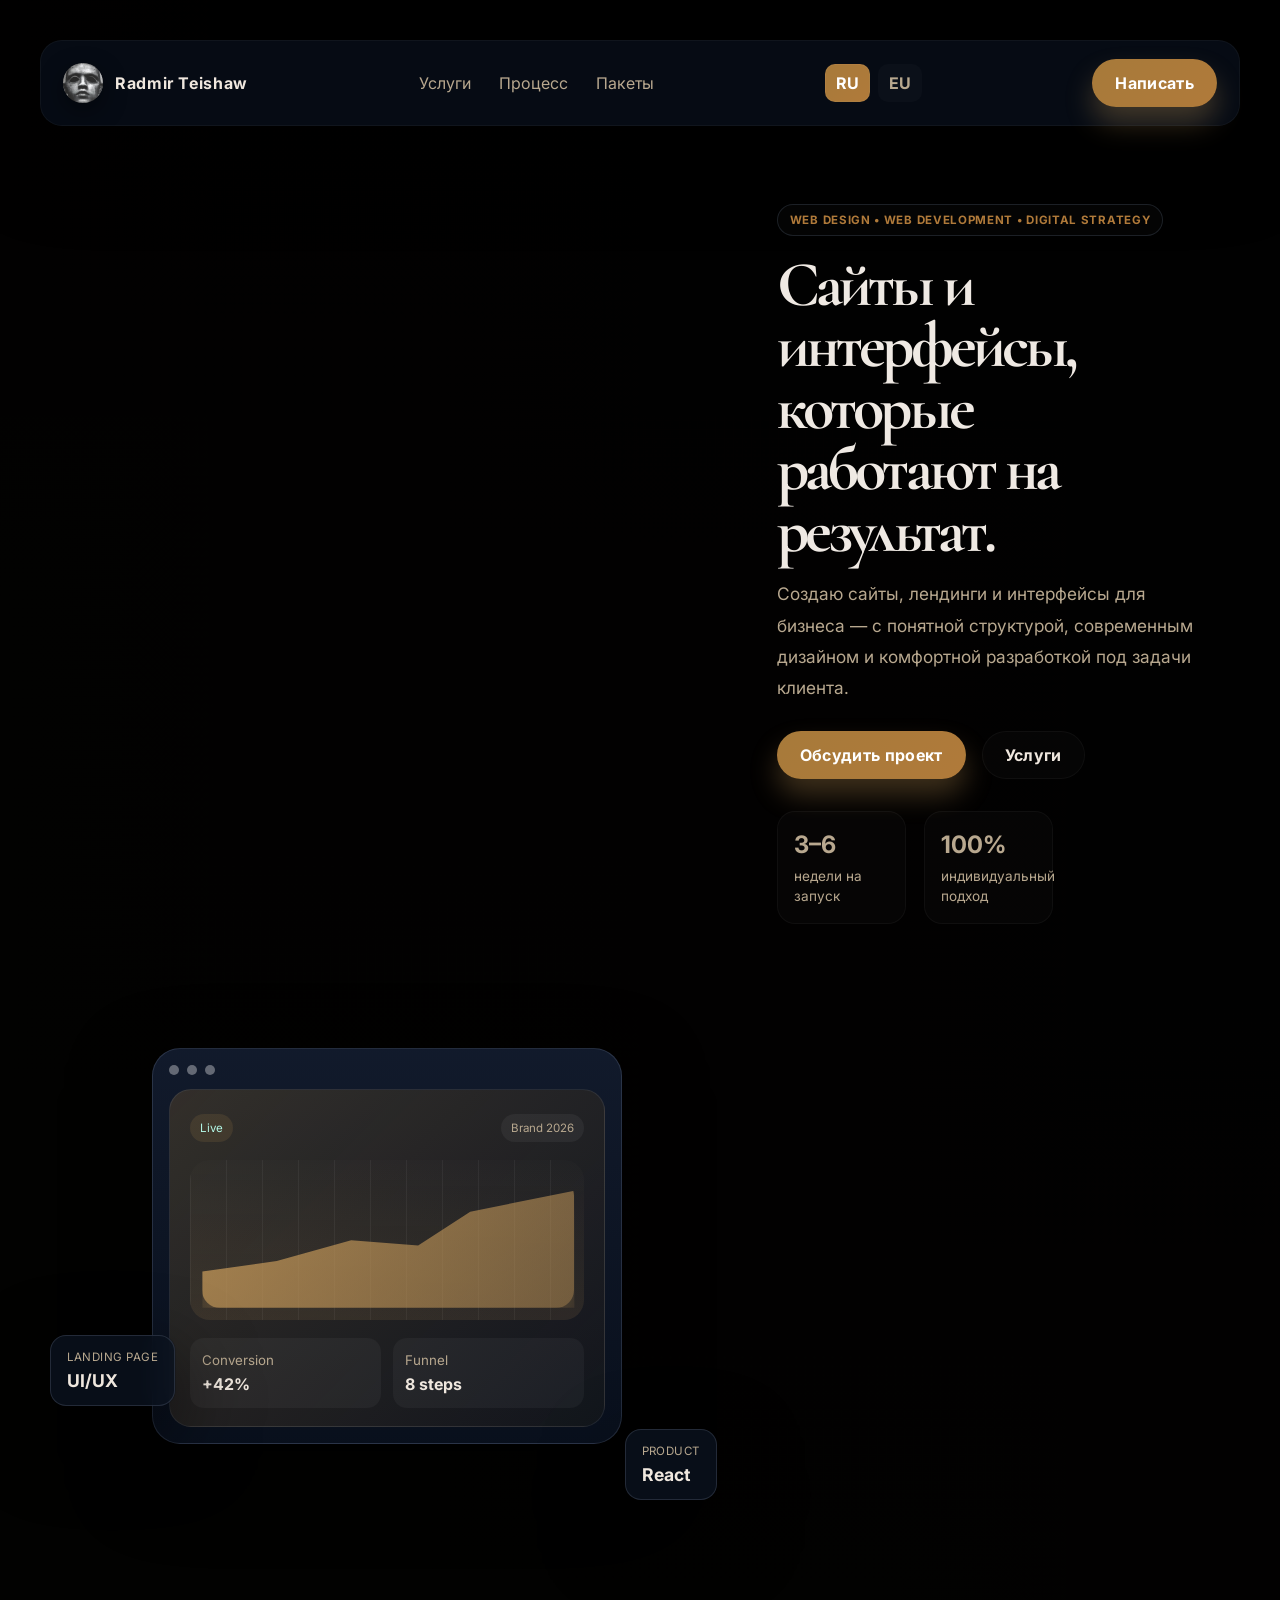
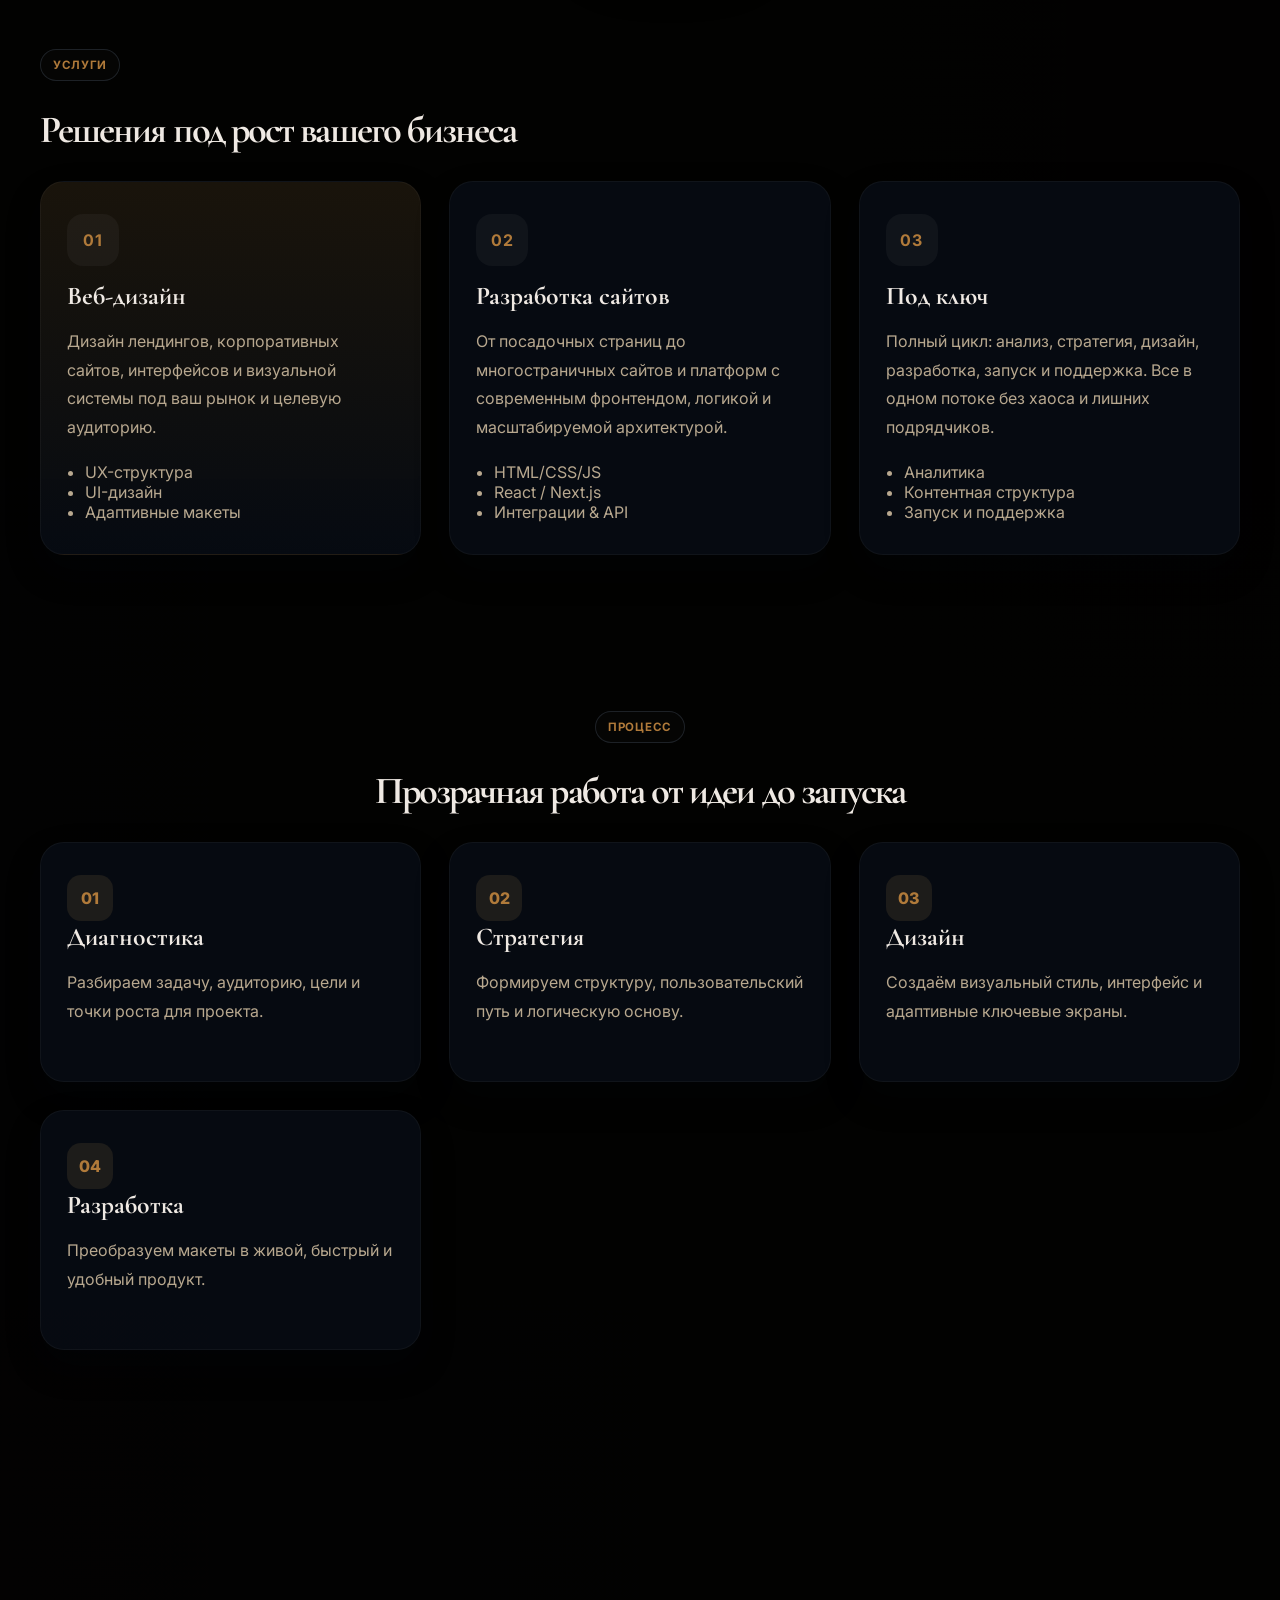
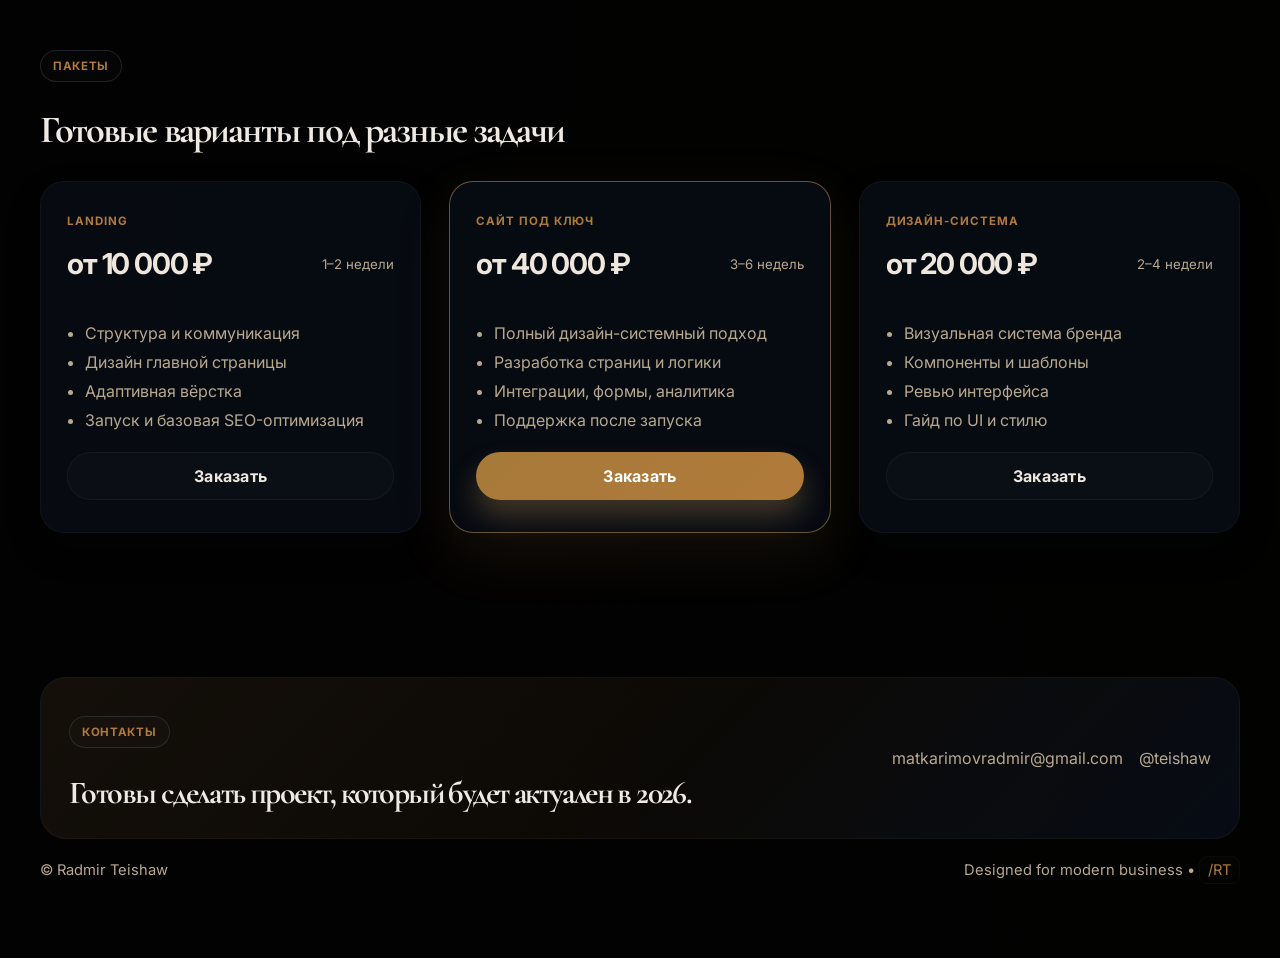
<file: index.html>
<!DOCTYPE html>
<html lang="ru">
  <head>
    <meta charset="UTF-8" />
    <meta name="viewport" content="width=device-width, initial-scale=1.0" />
    <meta
      name="description"
      content="Веб-разработка, дизайн сайтов и цифровые решения для бизнеса. Лендинги, корпоративные сайты и интерфейсы под ваши задачи."
    />

    <!-- Antique serif for headings + neutral sans for body -->
    <link href="https://fonts.googleapis.com/css2?family=Cormorant+Garamond:wght@400;600;700;900&family=Inter:wght@300;400;600&display=swap" rel="stylesheet">

    <title>Radmir Teishaw — веб-дизайн и разработка</title>
    <link rel="stylesheet" href="style.css" />
    <link rel="stylesheet" href="style-hover.css" />

    <!-- model-viewer removed — site reverted to non-3D state -->
  </head>
  <body>
    <div class="page-shell">
      <header class="topbar">
        <div class="logo-wrap">
          <div class="logo-mark">
            <img src="assets/images/avatar.jpg" alt="Radmir Teishaw" class="logo-img" />
          </div>
          <span>Radmir Teishaw</span>
        </div>

        <nav class="main-nav" aria-label="Главная навигация">
          <a href="#services" data-i18n="nav_services">Услуги</a>
          <a href="#process" data-i18n="nav_process">Процесс</a>
          <a href="#pricing" data-i18n="nav_pricing">Пакеты</a>
        </nav>

        <button class="nav-toggle" aria-label="Открыть меню">
          <span></span>
          <span></span>
          <span></span>
        </button>

        <div class="lang-select" role="tablist" aria-label="Language selector">
          <button class="lang-btn active" data-lang="ru">RU</button>
          <button class="lang-btn" data-lang="en">EU</button>
        </div>

        <a class="button button-primary desktop-cta" href="https://t.me/teishaw" target="_blank" rel="noreferrer" data-i18n="cta_write">Написать</a>
      </header>

      <main>

        <section class="hero antique-hero">
          <div class="hero-copy">
            <div class="eyebrow" data-i18n="eyebrow">Web Design • Web Development • Digital Strategy</div>
            <h1 class="antique" data-i18n="hero_h1">Сайты и интерфейсы, которые работают на результат.</h1>
            <p data-i18n="hero_p">
              Создаю сайты, лендинги и интерфейсы для бизнеса — с понятной структурой,
              современным дизайном и комфортной разработкой под задачи клиента.
            </p>

            <div class="hero-actions">
              <a class="button button-primary" href="https://t.me/teishaw" target="_blank" rel="noreferrer" data-i18n="btn_discuss">Обсудить проект</a>
              <a class="button button-secondary" href="#services" data-i18n="btn_services">Услуги</a>
            </div>

            <ul class="hero-metrics" aria-label="Показатели">
              <li>
                <strong data-i18n="metric1_strong">3–6</strong>
                <span data-i18n="metric1_span">недели на запуск</span>
              </li>
              <li>
                <strong data-i18n="metric3_strong">100%</strong>
                <span data-i18n="metric3_span">индивидуальный подход</span>
              </li>
            </ul>
          </div>

          <div class="hero-visual antique-visual" aria-label="Пример сайта">
            <div class="device-card main-card">
              <div class="card-topbar">
                <span></span>
                <span></span>
                <span></span>
              </div>

              <div class="dashboard-preview">
                <div class="preview-header">
                  <span class="tag tag-live">Live</span>
                  <span class="tag tag-dark">Brand 2026</span>
                </div>

                <div class="chart"></div>
                <div class="stats-row">
                  <div>
                    <small>Conversion</small>
                    <strong>+42%</strong>
                  </div>
                  <div>
                    <small>Funnel</small>
                    <strong>8 steps</strong>
                  </div>
                </div>
              </div>
            </div>

            <div class="floating-card floating-card-one">
              <span>Landing page</span>
              <strong>UI/UX</strong>
            </div>

            <div class="floating-card floating-card-two">
              <span>Product</span>
              <strong>React</strong>
            </div>
          </div>
        </section>

        <section class="services section" id="services">
          <div class="section-heading">
            <p class="label" data-i18n="services_label">Услуги</p>
            <h2 data-i18n="services_heading">Решения под рост вашего бизнеса</h2>
          </div>

          <div class="service-grid">
            <article class="service-card feature-card accent-card">
              <div class="icon-wrap">01</div>
              <h3 data-i18n="service1_title">Веб-дизайн</h3>
              <p data-i18n="service1_p">Дизайн лендингов, корпоративных сайтов, интерфейсов и визуальной
                системы под ваш рынок и целевую аудиторию.</p>
              <ul>
                <li data-i18n="service1_li1">UX-структура</li>
                <li data-i18n="service1_li2">UI-дизайн</li>
                <li data-i18n="service1_li3">Адаптивные макеты</li>
              </ul>
            </article>

            <article class="service-card feature-card">
              <div class="icon-wrap">02</div>
              <h3 data-i18n="service2_title">Разработка сайтов</h3>
              <p data-i18n="service2_p">От посадочных страниц до многостраничных сайтов и платформ с
                современным фронтендом, логикой и масштабируемой архитектурой.</p>
              <ul>
                <li data-i18n="service2_li1">HTML/CSS/JS</li>
                <li data-i18n="service2_li2">React / Next.js</li>
                <li data-i18n="service2_li3">Интеграции &amp; API</li>
              </ul>
            </article>

            <article class="service-card feature-card">
              <div class="icon-wrap">03</div>
              <h3 data-i18n="service3_title">Под ключ</h3>
              <p data-i18n="service3_p">Полный цикл: анализ, стратегия, дизайн, разработка, запуск и
                поддержка. Все в одном потоке без хаоса и лишних подрядчиков.</p>
              <ul>
                <li data-i18n="service3_li1">Аналитика</li>
                <li data-i18n="service3_li2">Контентная структура</li>
                <li data-i18n="service3_li3">Запуск и поддержка</li>
              </ul>
            </article>
          </div>
        </section>

        <section class="process section" id="process">
          <div class="section-heading center">
            <p class="label" data-i18n="process_label">Процесс</p>
            <h2 data-i18n="process_heading">Прозрачная работа от идеи до запуска</h2>
          </div>

          <div class="process-grid">
            <div class="process-step">
              <span>01</span>
              <h3 data-i18n="process_step1_h">Диагностика</h3>
              <p data-i18n="process_step1_p">Разбираем задачу, аудиторию, цели и точки роста для проекта.</p>
            </div>
            <div class="process-step">
              <span>02</span>
              <h3 data-i18n="process_step2_h">Стратегия</h3>
              <p data-i18n="process_step2_p">Формируем структуру, пользовательский путь и логическую основу.</p>
            </div>
            <div class="process-step">
              <span>03</span>
              <h3 data-i18n="process_step3_h">Дизайн</h3>
              <p data-i18n="process_step3_p">Создаём визуальный стиль, интерфейс и адаптивные ключевые экраны.</p>
            </div>
            <div class="process-step">
              <span>04</span>
              <h3 data-i18n="process_step4_h">Разработка</h3>
              <p data-i18n="process_step4_p">Преобразуем макеты в живой, быстрый и удобный продукт.</p>
            </div>
          </div>
        </section>

        <section class="about section" id="about"></section>

        <section class="pricing section" id="pricing">
          <div class="section-heading">
            <p class="label" data-i18n="pricing_label">Пакеты</p>
            <h2 data-i18n="pricing_heading">Готовые варианты под разные задачи</h2>
          </div>

          <div class="pricing-grid">
            <article class="price-card">
              <p class="plan-name" data-i18n="plan1_name">Landing</p>
              <div class="price-row">
                <strong data-i18n="plan1_price">от 10 000 ₽</strong>
                <span data-i18n="plan1_time">1–2 недели</span>
              </div>
              <ul>
                <li data-i18n="plan1_li1">Структура и коммуникация</li>
                <li data-i18n="plan1_li2">Дизайн главной страницы</li>
                <li data-i18n="plan1_li3">Адаптивная вёрстка</li>
                <li data-i18n="plan1_li4">Запуск и базовая SEO-оптимизация</li>
              </ul>
              <a class="button button-secondary" href="https://t.me/teishaw" target="_blank" rel="noreferrer" data-i18n="plan1_btn">Заказать</a>
            </article>

            <article class="price-card featured-plan">
              <p class="plan-name" data-i18n="plan2_name">Сайт под ключ</p>
              <div class="price-row">
                <strong data-i18n="plan2_price">от 40 000 ₽</strong>
                <span data-i18n="plan2_time">3–6 недель</span>
              </div>
              <ul>
                <li data-i18n="plan2_li1">Полный дизайн-системный подход</li>
                <li data-i18n="plan2_li2">Разработка страниц и логики</li>
                <li data-i18n="plan2_li3">Интеграции, формы, аналитика</li>
                <li data-i18n="plan2_li4">Поддержка после запуска</li>
              </ul>
              <a class="button button-primary" href="https://t.me/teishaw" target="_blank" rel="noreferrer" data-i18n="plan2_btn">Заказать</a>
            </article>

            <article class="price-card">
              <p class="plan-name" data-i18n="plan3_name">Дизайн-система</p>
              <div class="price-row">
                <strong data-i18n="plan3_price">от 20 000 ₽</strong>
                <span data-i18n="plan3_time">2–4 недели</span>
              </div>
              <ul>
                <li data-i18n="plan3_li1">Визуальная система бренда</li>
                <li data-i18n="plan3_li2">Компоненты и шаблоны</li>
                <li data-i18n="plan3_li3">Ревью интерфейса</li>
                <li data-i18n="plan3_li4">Гайд по UI и стилю</li>
              </ul>
              <a class="button button-secondary" href="https://t.me/teishaw" target="_blank" rel="noreferrer" data-i18n="plan3_btn">Заказать</a>
            </article>
          </div>
        </section>
      </main>

      <footer class="footer section" id="contact">
        <div class="footer-card">
          <div>
            <p class="label" data-i18n="contact_label">Контакты</p>
            <h2 data-i18n="contact_h">Готовы сделать проект, который будет актуален в 2026.</h2>
          </div>

          <div class="contact-links">
            <a href="mailto:matkarimovradmir@gmail.com" data-i18n="contact_email">matkarimovradmir@gmail.com</a>
            <a href="https://t.me/teishaw" target="_blank" rel="noreferrer" data-i18n="contact_telegram">@teishaw</a>
          </div>
        </div>

        <div class="footer-bottom">
          <span data-i18n="footer_copy">© <span id="year"></span> Radmir Teishaw</span>
          <span data-i18n="footer_tag">Designed for modern business • <a href="/r-rt.html" class="ref-link">/RT</a></span>
        </div>
      </footer>
    </div>

    <!-- Confirmation modal (inserted) -->
    <div id="confirmModal" class="confirm-modal" aria-hidden="true" role="dialog" aria-modal="true">
      <div class="confirm-backdrop" data-role="backdrop"></div>
      <div class="confirm-card" role="document">
        <h3 data-i18n="modal_title">Вы будете перенаправлены в Telegram</h3>
        <p data-i18n="modal_text">Продолжить и открыть чат с @teishaw?</p>
        <div class="confirm-actions">
          <button class="button button-secondary" id="confirmCancel" data-i18n="modal_cancel">Отмена</button>
          <button class="button button-primary" id="confirmProceed" data-i18n="modal_proceed">Перейти</button>
        </div>
      </div>
    </div>

    <script>
    (function(){
      // basic nav toggle + year
      const navToggle = document.querySelector('.nav-toggle');
      const mainNav = document.querySelector('.main-nav');
      const currentYear = document.getElementById('year');
      if(currentYear) currentYear.textContent = new Date().getFullYear();
      if(navToggle && mainNav){
        navToggle.addEventListener('click', ()=> mainNav.classList.toggle('open'));
        mainNav.querySelectorAll('a').forEach(link=> link.addEventListener('click', ()=> mainNav.classList.remove('open')));
      }

      // Simple translations map
      const translations = {
        ru: {
          nav_services: 'Услуги',
          nav_process: 'Процесс',
          nav_pricing: 'Пакеты',
          cta_write: 'Написать',
          eyebrow: 'Web Design • Web Development • Digital Strategy',
          hero_h1: 'Сайты и интерфейсы, которые работают на результат.',
          hero_p: 'Создаю сайты, лендинги и интерфейсы для бизнеса — с понятной структурой, современным дизайном и комфортной разработкой под задачи клиента.',
          btn_discuss: 'Обсудить проект',
          btn_services: 'Услуги',
          metric1_strong: '3–6', metric1_span: 'недели на запуск',
          metric3_strong: '100%', metric3_span: 'индивидуальный подход',
          services_label: 'Услуги', services_heading: 'Решения под рост вашего бизнеса',
          service1_title: 'Веб-дизайн', service1_p: 'Дизайн лендингов, корпоративных сайтов, интерфейсов и визуальной системы под ваш рынок и целевую аудиторию.',
          service1_li1: 'UX-структура', service1_li2: 'UI-дизайн', service1_li3: 'Адаптивные макеты',
          service2_title: 'Разработка сайтов', service2_p: 'От посадочных страниц до многостраничных сайтов и платформ с современным фронтендом, логикой и масштабируемой архитектурой.',
          service2_li1: 'HTML/CSS/JS', service2_li2: 'React / Next.js', service2_li3: 'Интеграции & API',
          service3_title: 'Под ключ', service3_p: 'Полный цикл: анализ, стратегия, дизайн, разработка, запуск и поддержка. Все в одном потоке без хаоса и лишних подрядчиков.',
          service3_li1: 'Аналитика', service3_li2: 'Контентная структура', service3_li3: 'Запуск и поддержка',
          process_label: 'Процесс', process_heading: 'Прозрачная работа от идеи до запуска',
          process_step1_h: 'Диагностика', process_step1_p: 'Разбираем задачу, аудиторию, цели и точки роста для проекта.',
          process_step2_h: 'Стратегия', process_step2_p: 'Формируем структуру, пользовательский путь и логическую основу.',
          process_step3_h: 'Дизайн', process_step3_p: 'Создаём визуальный стиль, интерфейс и адаптивные ключевые экраны.',
          process_step4_h: 'Разработка', process_step4_p: 'Преобразуем макеты в живой, быстрый и удобный продукт.',
          pricing_label: 'Пакеты', pricing_heading: 'Готовые варианты под разные задачи',
          plan1_name: 'Landing', plan1_price: 'от 10 000 ₽', plan1_time: '1–2 недели',
          plan1_li1: 'Структура и коммуникация', plan1_li2: 'Дизайн главной страницы', plan1_li3: 'Адаптивная вёрстка', plan1_li4: 'Запуск и базовая SEO-оптимизация', plan1_btn: 'Заказать',
          plan2_name: 'Сайт под ключ', plan2_price: 'от 40 000 ₽', plan2_time: '3–6 недель',
          plan2_li1: 'Полный дизайн-системный подход', plan2_li2: 'Разработка страниц и логики', plan2_li3: 'Интеграции, формы, аналитика', plan2_li4: 'Поддержка после запуска', plan2_btn: 'Заказать',
          plan3_name: 'Дизайн-система', plan3_price: 'от 20 000 ₽', plan3_time: '2–4 недели',
          plan3_li1: 'Визуальная система бренда', plan3_li2: 'Компоненты и шаблоны', plan3_li3: 'Ревью интерфейса', plan3_li4: 'Гайд по UI и стилю', plan3_btn: 'Заказать',
          contact_label: 'Контакты', contact_h: 'Готовы сделать проект, который будет актуален в 2026.', contact_email: 'matkarimovradmir@gmail.com', contact_telegram: '@teishaw',
          footer_copy: '© <span id="year"></span> Radmir Teishaw', footer_tag: 'Designed for modern business • <a href="/r-rt.html" class="ref-link">/RT</a>',
          modal_title: 'Вы будете перенаправлены в Telegram', modal_text: 'Продолжить и открыть чат с @teishaw?', modal_cancel: 'Отмена', modal_proceed: 'Перейти'
        },
        en: {
          nav_services: 'Services', nav_process: 'Process', nav_pricing: 'Packages',
          cta_write: 'Contact', eyebrow: 'Web Design • Web Development • Digital Strategy',
          hero_h1: 'Websites and interfaces that work for results.',
          hero_p: 'I create websites, landing pages and interfaces for business — with a clear structure, modern design and clean development tailored to the client’s goals.',
          btn_discuss: 'Discuss project', btn_services: 'Services',
          metric1_strong: '3–6', metric1_span: 'weeks to launch',
          metric3_strong: '100%', metric3_span: 'individual approach',
          services_label: 'Services', services_heading: 'Solutions for growing businesses',
          service1_title: 'Web Design', service1_p: 'Design for landing pages, corporate sites, interfaces and visual systems tailored to your market and audience.',
          service1_li1: 'UX structure', service1_li2: 'UI design', service1_li3: 'Responsive layouts',
          service2_title: 'Web Development', service2_p: 'From landing pages to multi-page sites and platforms with modern frontend, business logic and scalable architecture.',
          service2_li1: 'HTML/CSS/JS', service2_li2: 'React / Next.js', service2_li3: 'Integrations & APIs',
          service3_title: 'Full service', service3_p: 'End-to-end: analysis, strategy, design, development, launch and support. All in one streamlined flow.',
          service3_li1: 'Analytics', service3_li2: 'Content structure', service3_li3: 'Launch & support',
          process_label: 'Process', process_heading: 'Transparent work from idea to launch',
          process_step1_h: 'Discovery', process_step1_p: 'We analyze the task, audience, goals and growth points for the project.',
          process_step2_h: 'Strategy', process_step2_p: 'We shape the structure, user journey and logical foundation.',
          process_step3_h: 'Design', process_step3_p: 'We create the visual style, interface and responsive key screens.',
          process_step4_h: 'Development', process_step4_p: 'We turn mockups into a live, fast and usable product.',
          pricing_label: 'Packages', pricing_heading: 'Ready-made options for different needs',
          plan1_name: 'Landing', plan1_price: 'from 10,000 ₽', plan1_time: '1–2 weeks',
          plan1_li1: 'Structure & messaging', plan1_li2: 'Main page design', plan1_li3: 'Responsive development', plan1_li4: 'Launch and basic SEO', plan1_btn: 'Order',
          plan2_name: 'Website (Full)', plan2_price: 'from 40,000 ₽', plan2_time: '3–6 weeks',
          plan2_li1: 'Full design system approach', plan2_li2: 'Pages and business logic', plan2_li3: 'Integrations, forms, analytics', plan2_li4: 'Post-launch support', plan2_btn: 'Order',
          plan3_name: 'Design system', plan3_price: 'from 20,000 ₽', plan3_time: '2–4 weeks',
          plan3_li1: 'Brand visual system', plan3_li2: 'Components & templates', plan3_li3: 'Interface review', plan3_li4: 'UI style guide', plan3_btn: 'Order',
          contact_label: 'Contacts', contact_h: 'Ready to build a project relevant in 2026.', contact_email: 'matkarimovradmir@gmail.com', contact_telegram: '@teishaw',
          footer_copy: '© <span id="year"></span> Radmir Teishaw', footer_tag: 'Designed for modern business • <a href="/r-rt.html" class="ref-link">/RT</a>',
          modal_title: 'You will be redirected to Telegram', modal_text: 'Continue and open chat with @teishaw?', modal_cancel: 'Cancel', modal_proceed: 'Proceed'
        }
      };

      function applyTranslations(lang){
        document.querySelectorAll('[data-i18n]').forEach(el=>{
          const key = el.getAttribute('data-i18n');
          const val = translations[lang] && translations[lang][key];
          if(!val) return;
          // preserve HTML when value contains tags
          if(val.includes('<') && val.includes('>')) el.innerHTML = val; else el.textContent = val;
        });
      }

      // language selector UI
      const langBtns = Array.from(document.querySelectorAll('.lang-btn'));
      function setLanguage(lang){
        localStorage.setItem('lang', lang);
        langBtns.forEach(b=> b.classList.toggle('active', b.getAttribute('data-lang')===lang));
        applyTranslations(lang);
      }

      // init language
      const savedLang = localStorage.getItem('lang') || 'ru';
      setLanguage(savedLang);

      langBtns.forEach(b=> b.addEventListener('click', ()=> setLanguage(b.getAttribute('data-lang'))));

      // Confirmation modal for external Telegram redirects (uses translations)
      const modalEl = document.getElementById('confirmModal');
      const backdrop = modalEl && modalEl.querySelector('[data-role="backdrop"]');
      const modalTitle = modalEl && modalEl.querySelector('h3[data-i18n]');
      const modalText = modalEl && modalEl.querySelector('p[data-i18n]');
      const btnCancel = document.getElementById('confirmCancel');
      const btnProceed = document.getElementById('confirmProceed');
      let pendingHref = null;
      let lastActiveElement = null;

      function showModal(href){
        pendingHref = href;
        lastActiveElement = document.activeElement;
        const lang = localStorage.getItem('lang') || 'ru';
        if(modalTitle) modalTitle.textContent = translations[lang].modal_title;
        if(modalText) modalText.textContent = translations[lang].modal_text;
        if(btnCancel) btnCancel.textContent = translations[lang].modal_cancel;
        if(btnProceed) btnProceed.textContent = translations[lang].modal_proceed;
        modalEl.setAttribute('aria-hidden','false');
        btnCancel && btnCancel.focus();
        document.addEventListener('focus', trapFocus, true);
      }
      function hideModal(){
        modalEl.setAttribute('aria-hidden','true');
        pendingHref = null;
        document.removeEventListener('focus', trapFocus, true);
        if(lastActiveElement && lastActiveElement.focus) lastActiveElement.focus();
      }
      function trapFocus(e){ if(!modalEl.contains(e.target)){ e.stopPropagation(); btnCancel && btnCancel.focus(); } }
      function onProceed(){ if(!pendingHref) return hideModal(); window.open(pendingHref,'_blank'); hideModal(); }
      function onKey(e){ if(e.key==='Escape') hideModal(); }
      backdrop && backdrop.addEventListener('click', hideModal);
      btnCancel && btnCancel.addEventListener('click', hideModal);
      btnProceed && btnProceed.addEventListener('click', onProceed);
      document.addEventListener('keydown', onKey);

      // Attach to all Telegram links
      document.querySelectorAll('a[href^="https://t.me/"]').forEach(a=>{
        a.addEventListener('click', function(e){ e.preventDefault(); showModal(a.href); });
      });

    })();
    </script>
  </body>
</html>
</file>
<file: style.css>
:root {
  /* Dark Ancient-Rome marble palette (CSS-only textured marble) */
  --bg: #0b0a08; /* deep near-black warm */
  --stone-1: #0f0e0c; /* dark base */
  --stone-2: #181613; /* subtle variation for gradient */
  --marble-vein: rgba(230, 220, 205, 0.045); /* light vein tint */
  --marble-high: #efe9e3; /* light heading color */
  --text: #efe7de; /* primary light text for contrast */
  --muted: #b8a88f; /* dusty beige for secondary text */
  --accent: #b07a3a; /* bronze accent retained */
  --primary: #a77a3a;
  --shadow: 0 30px 80px rgba(0,0,0,0.7);
  --glass: rgba(255,255,255,0.03);
  --line: rgba(255,255,255,0.04);
}

* {
  box-sizing: border-box;
}

html {
  scroll-behavior: smooth;
}

body {
  margin: 0;
  font-family: Inter, system-ui, -apple-system, "Segoe UI", Roboto, "Helvetica Neue", Arial, sans-serif;
  color: var(--text);
  background-color: var(--bg);

  /* Layered CSS marble texture (no images):
     - dark base gradient
     - soft radial highlights for worn marble patches
     - subtle vein lines via repeating-linear-gradient
     - very faint mottled noise using small linear-gradients
  */
  background-image:
    linear-gradient(180deg, rgba(12,11,10,0.98), rgba(22,20,18,0.96)),
    radial-gradient(800px 300px at 10% 15%, rgba(255,255,255,0.02), transparent 40%),
    radial-gradient(700px 260px at 85% 78%, rgba(255,255,255,0.015), transparent 35%),
    repeating-linear-gradient(-45deg, rgba(255,255,255,0.003) 0px, rgba(255,255,255,0.003) 1px, transparent 1px, transparent 20px),
    linear-gradient(90deg, rgba(255,255,255,0.01), rgba(0,0,0,0));
  background-blend-mode: overlay, overlay, overlay, multiply, normal;
  background-size: cover, 1200px 600px, 900px 450px, 30px 30px, auto;
  background-position: center, 10% 15%, 85% 78%, 0 0, center;

  -webkit-font-smoothing: antialiased;
  -moz-osx-font-smoothing: grayscale;
}

/* Headings: antique serif */
h1, h2, h3, .antique {
  font-family: 'Cormorant Garamond', serif;
  color: var(--marble-high);
}

/* Muted copy */
p, li, .muted {
  color: var(--muted);
}

img {
  max-width: 100%;
  display: block;
}

button,
a {
  font: inherit;
}

.page-shell {
  width: min(1200px, calc(100% - 32px));
  margin: 28px auto 56px;
}

.topbar {
  position: sticky;
  top: 12px;
  z-index: 10;
  display: flex;
  align-items: center;
  justify-content: space-between;
  gap: 18px;
  padding: 18px 22px;
  border: 1px solid var(--line);
  border-radius: 22px;
  background: rgba(9, 17, 29, 0.7);
  backdrop-filter: blur(16px);
  box-shadow: var(--shadow);
}

.logo-wrap {
  display: inline-flex;
  align-items: center;
  gap: 12px;
  font-weight: 700;
  letter-spacing: 0.04em;
}

.logo-mark {
  width: 40px;
  height: 40px;
  display: grid;
  place-items: center;
  border-radius: 50%;
  overflow: hidden;
  background: linear-gradient(135deg, rgba(199,154,90,0.16), rgba(176,122,58,0.08)); /* subtle fallback */
  box-shadow: 0 8px 24px rgba(0,0,0,0.45);
}

.logo-mark .logo-img{
  width: 100%;
  height: 100%;
  object-fit: cover;
  display: block;
}

.main-nav {
  display: flex;
  align-items: center;
  gap: 28px;
}

.main-nav a,
.contact-links a {
  color: var(--muted);
  text-decoration: none;
  transition: color 0.2s ease;
}

.main-nav a:hover,
.contact-links a:hover {
  color: var(--text);
}

.button {
  display: inline-flex;
  align-items: center;
  justify-content: center;
  min-height: 48px;
  padding: 0 22px;
  border: 1px solid transparent;
  border-radius: 999px;
  font-weight: 700;
  letter-spacing: 0.02em;
  text-decoration: none;
  transition: transform 0.2s ease, box-shadow 0.2s ease, border-color 0.2s ease;
}

.button:hover {
  transform: translateY(-1px);
}

.button-primary {
  background: linear-gradient(135deg, var(--primary), var(--accent));
  color: #fff;
  box-shadow: 0 16px 28px rgba(199,154,90,0.30);
}

.button-secondary {
  background: rgba(255, 255, 255, 0.02);
  border-color: var(--line);
  color: var(--text);
}

.nav-toggle {
  display: none;
  width: 48px;
  height: 48px;
  border: 1px solid var(--line);
  border-radius: 14px;
  background: rgba(255, 255, 255, 0.02);
  cursor: pointer;
}

/* Language selector */
.lang-select{
  display: inline-flex;
  gap: 8px;
  align-items: center;
}
.lang-btn{
  padding: 8px 10px;
  border-radius: 10px;
  border: 1px solid transparent;
  background: rgba(255,255,255,0.02);
  color: var(--muted);
  font-weight: 700;
  cursor: pointer;
}
.lang-btn.active{
  background: linear-gradient(135deg, var(--primary), var(--accent));
  color: #fff;
  border-color: rgba(255,255,255,0.04);
}

.nav-toggle span {
  display: block;
  width: 18px;
  height: 2px;
  margin: 5px auto;
  background: var(--text);
  border-radius: 999px;
}

.hero {
  display: grid;
  grid-template-columns: 1.2fr 0.8fr;
  align-items: center;
  gap: 42px;
  padding: 90px 0 40px;
}

@media (max-width: 980px) {
  .hero {
    grid-template-columns: 1fr;
    padding-top: 56px;
  }
}
.antique-hero .hero-copy {
  padding-right: 40px;
}

.antique-visual {
  position: relative;
  display: grid;
  place-items: center;
  min-height: 520px;
}

/* model-viewer styles removed (3D components disabled) */

.marble-plaque {
  position: absolute;
  bottom: -28px;
  left: 50%;
  transform: translateX(-50%);
  width: min(420px, 92%);
  padding: 18px 22px;
  border-radius: 12px;
  background: linear-gradient(180deg, rgba(255,255,255,0.02), rgba(0,0,0,0.24));
  border: 1px solid rgba(255,255,255,0.02);
  backdrop-filter: blur(4px);
  text-align: center;
}

.plaque-title{
  font-family: 'Cormorant Garamond', serif;
  font-weight: 700;
  font-size: 1.15rem;
  color: var(--marble-high);
}

.plaque-sub{
  font-size: 0.85rem;
  color: var(--muted);
  margin-top: 6px;
}

/* Model-related UI removed — decorative UI used instead */

/* Keep hero columns balanced for copy and decorative visual */
.antique-visual{ grid-column: 1; }
.hero-copy{ grid-column: 2; }

@media (max-width: 980px) {
  .antique-visual{ grid-column: auto; }
  .hero-copy{ grid-column: auto; }
}
.eyebrow,
.label {
  display: inline-block;
  padding: 8px 12px;
  border: 1px solid rgba(126, 144, 176, 0.2);
  border-radius: 999px;
  background: rgba(255, 255, 255, 0.016);
  color: var(--accent);
  letter-spacing: 0.06em;
  text-transform: uppercase;
  font-size: 0.72rem;
  font-weight: 700;
}

.hero-copy h1 {
  margin: 18px 0 16px;
  font-size: clamp(2.8rem, 5vw, 5rem);
  line-height: 0.96;
  letter-spacing: -0.06em;
}

.hero-copy p {
  max-width: 620px;
  color: var(--muted);
  font-size: 1.08rem;
  line-height: 1.8;
}

.hero-actions {
  display: flex;
  flex-wrap: wrap;
  gap: 16px;
  margin-top: 28px;
}

.hero-metrics {
  list-style: none;
  display: grid;
  grid-template-columns: repeat(3, minmax(0, 1fr));
  gap: 18px;
  padding: 0;
  margin: 32px 0 0;
}

.hero-metrics li {
  padding: 18px 16px;
  border: 1px solid var(--line);
  border-radius: 18px;
  background: rgba(255, 255, 255, 0.02);
}

.hero-metrics strong {
  display: block;
  font-size: 1.5rem;
  margin-bottom: 6px;
}

.hero-metrics span {
  color: var(--muted);
  font-size: 0.85rem;
}

.hero-visual {
  position: relative;
  min-height: 560px;
  display: grid;
  place-items: center;
}

.device-card {
  position: relative;
  width: min(100%, 470px);
  border-radius: 28px;
  background: linear-gradient(180deg, rgba(18, 27, 45, 0.96), rgba(9, 16, 29, 0.98));
  border: 1px solid rgba(154, 174, 206, 0.18);
  box-shadow: var(--shadow);
}

.main-card {
  padding: 16px;
}

.card-topbar {
  display: flex;
  align-items: center;
  gap: 8px;
  padding-bottom: 14px;
}

.card-topbar span {
  display: inline-block;
  width: 10px;
  height: 10px;
  border-radius: 50%;
  background: rgba(255, 255, 255, 0.35);
}

.dashboard-preview {
  border-radius: 22px;
  padding: 24px 20px 18px;
  background:
    linear-gradient(135deg, rgba(199,154,90,0.22), rgba(199,154,90,0.06)),
    rgba(6, 13, 22, 0.6);
  border: 1px solid rgba(146, 167, 199, 0.12);
}

.preview-header {
  display: flex;
  justify-content: space-between;
  align-items: center;
  margin-bottom: 18px;
}

.tag {
  display: inline-flex;
  align-items: center;
  justify-content: center;
  min-height: 28px;
  padding: 0 10px;
  border-radius: 999px;
  font-size: 0.72rem;
}

.tag-live {
  background: rgba(183,140,78,0.14);
  color: #b2f6e5;
}

.tag-dark {
  background: rgba(255, 255, 255, 0.05);
  color: var(--muted);
}

.chart {
  position: relative;
  height: 160px;
  border-radius: 20px;
  background:
    linear-gradient(to top, rgba(199,154,90,0.12), rgba(255, 250, 230, 0.01)),
    repeating-linear-gradient(
      90deg,
      rgba(255, 255, 255, 0.05),
      rgba(255, 255, 255, 0.05) 1px,
      transparent 1px,
      transparent 36px
    );
  overflow: hidden;
}

.chart::before {
  content: "";
  position: absolute;
  inset: 18px 10px 12px 12px;
  border-radius: 18px;
  background: linear-gradient(135deg, rgba(199,154,90,0.8), rgba(199,154,90,0.45));
  clip-path: polygon(0% 72%, 20% 64%, 40% 48%, 58% 52%, 72% 26%, 100% 10%, 100% 100%, 0% 100%);
  box-shadow: 0 18px 30px rgba(199,154,90,0.28);
}

.stats-row {
  display: grid;
  grid-template-columns: repeat(2, minmax(0, 1fr));
  gap: 12px;
  margin-top: 18px;
}

.stats-row div {
  padding: 14px 12px;
  border-radius: 14px;
  background: rgba(255, 255, 255, 0.04);
}

.stats-row small {
  display: block;
  color: var(--muted);
  margin-bottom: 6px;
}

.floating-card {
  position: absolute;
  display: flex;
  flex-direction: column;
  gap: 6px;
  padding: 14px 16px;
  border: 1px solid rgba(155, 173, 201, 0.18);
  border-radius: 16px;
  background: rgba(10, 18, 30, 0.8);
  box-shadow: var(--shadow);
  backdrop-filter: blur(10px);
}

.floating-card span {
  color: var(--muted);
  font-size: 0.72rem;
  letter-spacing: 0.04em;
  text-transform: uppercase;
}

.floating-card strong {
  font-size: 1.1rem;
}

.floating-card-one {
  left: 10px;
  bottom: 120px;
}

.floating-card-two {
  right: 18px;
  bottom: 26px;
}

.section {
  padding: 72px 0;
}

.section-heading {
  margin-bottom: 28px;
}

.section-heading.center {
  text-align: center;
}

.section-heading h2 {
  margin: 14px 0 0;
  font-size: clamp(2.1rem, 3vw, 3rem);
  letter-spacing: -0.05em;
}

.service-grid,
.process-grid,
.pricing-grid {
  display: grid;
  grid-template-columns: repeat(3, minmax(0, 1fr));
  gap: 28px;
}

.service-card,
.process-step,
.price-card {
  position: relative;
  padding: 32px 26px;
  border: 1px solid var(--line);
  border-radius: 24px;
  background: rgba(10, 17, 29, 0.6);
  box-shadow: 0 16px 36px rgba(7, 12, 22, 0.2);
}

.feature-card {
  min-height: 310px;
}

.accent-card {
  background: linear-gradient(180deg, rgba(199,154,90,0.12), rgba(10, 17, 29, 0.6));
}

.icon-wrap {
  display: inline-flex;
  align-items: center;
  justify-content: center;
  width: 52px;
  height: 52px;
  margin-bottom: 14px;
  border-radius: 16px;
  background: rgba(255, 255, 255, 0.04);
  color: var(--accent);
  font-weight: 700;
  letter-spacing: 0.06em;
}

.service-card h3,
.process-step h3 {
  margin: 0 0 12px;
  font-size: 1.6rem;
}

.service-card p,
.process-step p,
.about-content p,
.price-card ul,
.footer-bottom {
  color: var(--muted);
  line-height: 1.8;
}

.service-card ul,
.price-card ul {
  padding-left: 18px;
  margin: 20px 0 0;
}

.process-step {
  min-height: 240px;
}

.process-step span {
  display: inline-flex;
  align-items: center;
  justify-content: center;
  width: 46px;
  height: 46px;
  border-radius: 14px;
  background: rgba(199,154,90,0.12);
  color: var(--accent);
  font-weight: 800;
}

.about-card {
  display: grid;
  grid-template-columns: 1.25fr 0.75fr;
  gap: 24px;
  padding: 28px;
  border-radius: 30px;
  border: 1px solid var(--line);
  background: linear-gradient(180deg, rgba(17, 27, 45, 0.9), rgba(9, 16, 29, 0.9));
}

.about-content h2 {
  margin: 16px 0 10px;
  font-size: clamp(2rem, 2.5vw, 3rem);
  letter-spacing: -0.05em;
}

.about-quote {
  display: flex;
  align-items: center;
  justify-content: center;
  border-radius: 22px;
  background: linear-gradient(135deg, rgba(199,154,90,0.16), rgba(183,140,78,0.12));
  border: 1px solid rgba(133, 156, 193, 0.18);
  padding: 22px;
}

.about-quote p {
  margin: 0;
  font-size: 1.08rem;
  line-height: 1.7;
  color: var(--text);
}

.price-card {
  display: flex;
  flex-direction: column;
  gap: 18px;
}

.plan-name {
  margin: 0;
  color: var(--accent);
  font-weight: 700;
  letter-spacing: 0.08em;
  text-transform: uppercase;
  font-size: 0.72rem;
}

.price-row {
  display: flex;
  justify-content: space-between;
  align-items: center;
  gap: 16px;
}

.price-row strong {
  font-size: clamp(1.8rem, 2vw, 2.3rem);
  letter-spacing: -0.04em;
}

.price-row span {
  color: var(--muted);
  font-size: 0.83rem;
}

.featured-plan {
  border-color: rgba(199,154,90,0.5);
  box-shadow: 0 20px 60px rgba(199,154,90,0.10);
}

.footer {
  padding-bottom: 18px;
}

.footer-card {
  display: flex;
  align-items: center;
  justify-content: space-between;
  gap: 22px;
  padding: 26px 28px;
  border: 1px solid var(--line);
  border-radius: 26px;
  background: linear-gradient(135deg, rgba(199,154,90,0.09), rgba(183,140,78,0.06), rgba(10, 17, 29, 0.7));
}

.footer-card h2 {
  margin: 14px 0 0;
  max-width: 640px;
  font-size: clamp(2rem, 2.5vw, 3rem);
  letter-spacing: -0.05em;
}

.contact-links {
  display: flex;
  flex-wrap: wrap;
  justify-content: flex-end;
  gap: 16px;
}

.footer-bottom {
  display: flex;
  justify-content: space-between;
  gap: 18px;
  padding-top: 18px;
  font-size: 0.92rem;
}

.ref-link{
  color: var(--accent);
  text-decoration: none;
  padding: 4px 8px;
  border-radius: 8px;
  border: 1px solid rgba(255,255,255,0.03);
  background: linear-gradient(180deg, rgba(255,255,255,0.01), rgba(0,0,0,0.02));
}

.ref-link:hover{ background: linear-gradient(180deg, rgba(199,154,90,0.06), rgba(176,122,58,0.04)); }

/* Models & background-sculpture rules removed — site uses decorative UI elements instead */

/* keep the hero stacking and ensure UI sits above decorative visuals */
.hero { position: relative; overflow: visible; }
.hero-copy, .section, .topbar, .footer-card { position: relative; z-index: 3; }

@media (max-width: 980px) {
  .hero,
  .about-card,
  .footer-card {
    grid-template-columns: 1fr;
    display: grid;
  }

  .service-grid,
  .process-grid,
  .pricing-grid {
    grid-template-columns: repeat(2, minmax(0, 1fr));
  }

  .main-nav {
    position: absolute;
    top: calc(100% + 12px);
    right: 0;
    left: 0;
    display: none;
    flex-direction: column;
    align-items: flex-start;
    gap: 14px;
    padding: 18px 18px 20px;
    border: 1px solid var(--line);
    border-radius: 18px;
    background: rgba(8, 14, 25, 0.96);
  }

  .main-nav.open {
    display: flex;
  }

  .nav-toggle {
    display: inline-block;
  }

  .desktop-cta {
    display: none;
  }
}

@media (max-width: 640px) {
  .page-shell {
    width: min(100% - 20px, 1200px);
  }

  .topbar {
    padding: 14px 16px;
  }

  .hero {
    padding-top: 56px;
  }

  .service-grid,
  .process-grid,
  .pricing-grid,
  .hero-metrics {
    grid-template-columns: 1fr;
  }

  .footer-card,
  .footer-bottom {
    flex-direction: column;
    align-items: flex-start;
  }

  .contact-links {
    justify-content: flex-start;
  }

  .hero-copy h1 {
    letter-spacing: -0.04em;
  }
}
</file>
<file: style-hover.css>
/* Hover highlights — подсветка рамок и кнопок при наведении */

.service-card,
.process-step,
.price-card,
.floating-card,
.device-card,
.footer-card,
.about-card {
  transition: border-color 220ms ease, box-shadow 220ms ease, transform 160ms ease;
}

.service-card:hover,
.process-step:hover,
.price-card:hover,
.floating-card:hover,
.device-card:hover,
.footer-card:hover,
.about-card:hover {
  border-color: rgba(176,122,58,0.95); /* bronze tint */
  box-shadow: 0 30px 80px rgba(0,0,0,0.45), 0 6px 18px rgba(176,122,58,0.06);
}

/* Buttons: tint border and deepen shadow on hover */
.button-primary:hover {
  border-color: rgba(176,122,58,0.9);
  box-shadow: 0 20px 44px rgba(176,122,58,0.18), 0 6px 18px rgba(0,0,0,0.45);
}

.button-secondary:hover {
  border-color: rgba(176,122,58,0.6);
  color: var(--marble-high);
  background: linear-gradient(180deg, rgba(255,255,255,0.01), rgba(0,0,0,0.02));
}

/* Keyboard focus support (accessibility) */
.service-card:focus-within,
.process-step:focus-within,
.price-card:focus-within,
.button:focus {
  outline: 3px solid rgba(176,122,58,0.12);
  outline-offset: 4px;
}

/* Subtle hover for small UI elements */
.icon-wrap:hover {
  border-color: rgba(176,122,58,0.45);
  box-shadow: 0 12px 30px rgba(176,122,58,0.06);
}

/* Confirmation modal (Telegram redirect) */
.confirm-modal {
  position: fixed;
  inset: 0;
  display: none;
  align-items: center;
  justify-content: center;
  z-index: 9999;
}
.confirm-modal[aria-hidden="false"] { display: flex; }
.confirm-backdrop {
  position: absolute;
  inset: 0;
  background: linear-gradient(180deg, rgba(0,0,0,0.56), rgba(0,0,0,0.7));
  backdrop-filter: blur(4px);
}
.confirm-card {
  position: relative;
  width: min(520px, calc(100% - 48px));
  background: linear-gradient(180deg, rgba(14,12,10,0.96), rgba(22,20,18,0.98));
  border: 1px solid rgba(255,255,255,0.04);
  padding: 22px;
  border-radius: 14px;
  box-shadow: 0 30px 80px rgba(0,0,0,0.7);
  color: var(--text);
  z-index: 10;
}
.confirm-card h3 {
  margin: 0 0 8px 0;
  font-family: 'Cormorant Garamond', serif;
  color: var(--marble-high);
}
.confirm-card p { color: var(--muted); margin: 0 0 18px 0; }
.confirm-actions { display: flex; gap: 12px; justify-content: flex-end; }
.confirm-actions .button { min-width: 110px; }
</file>
